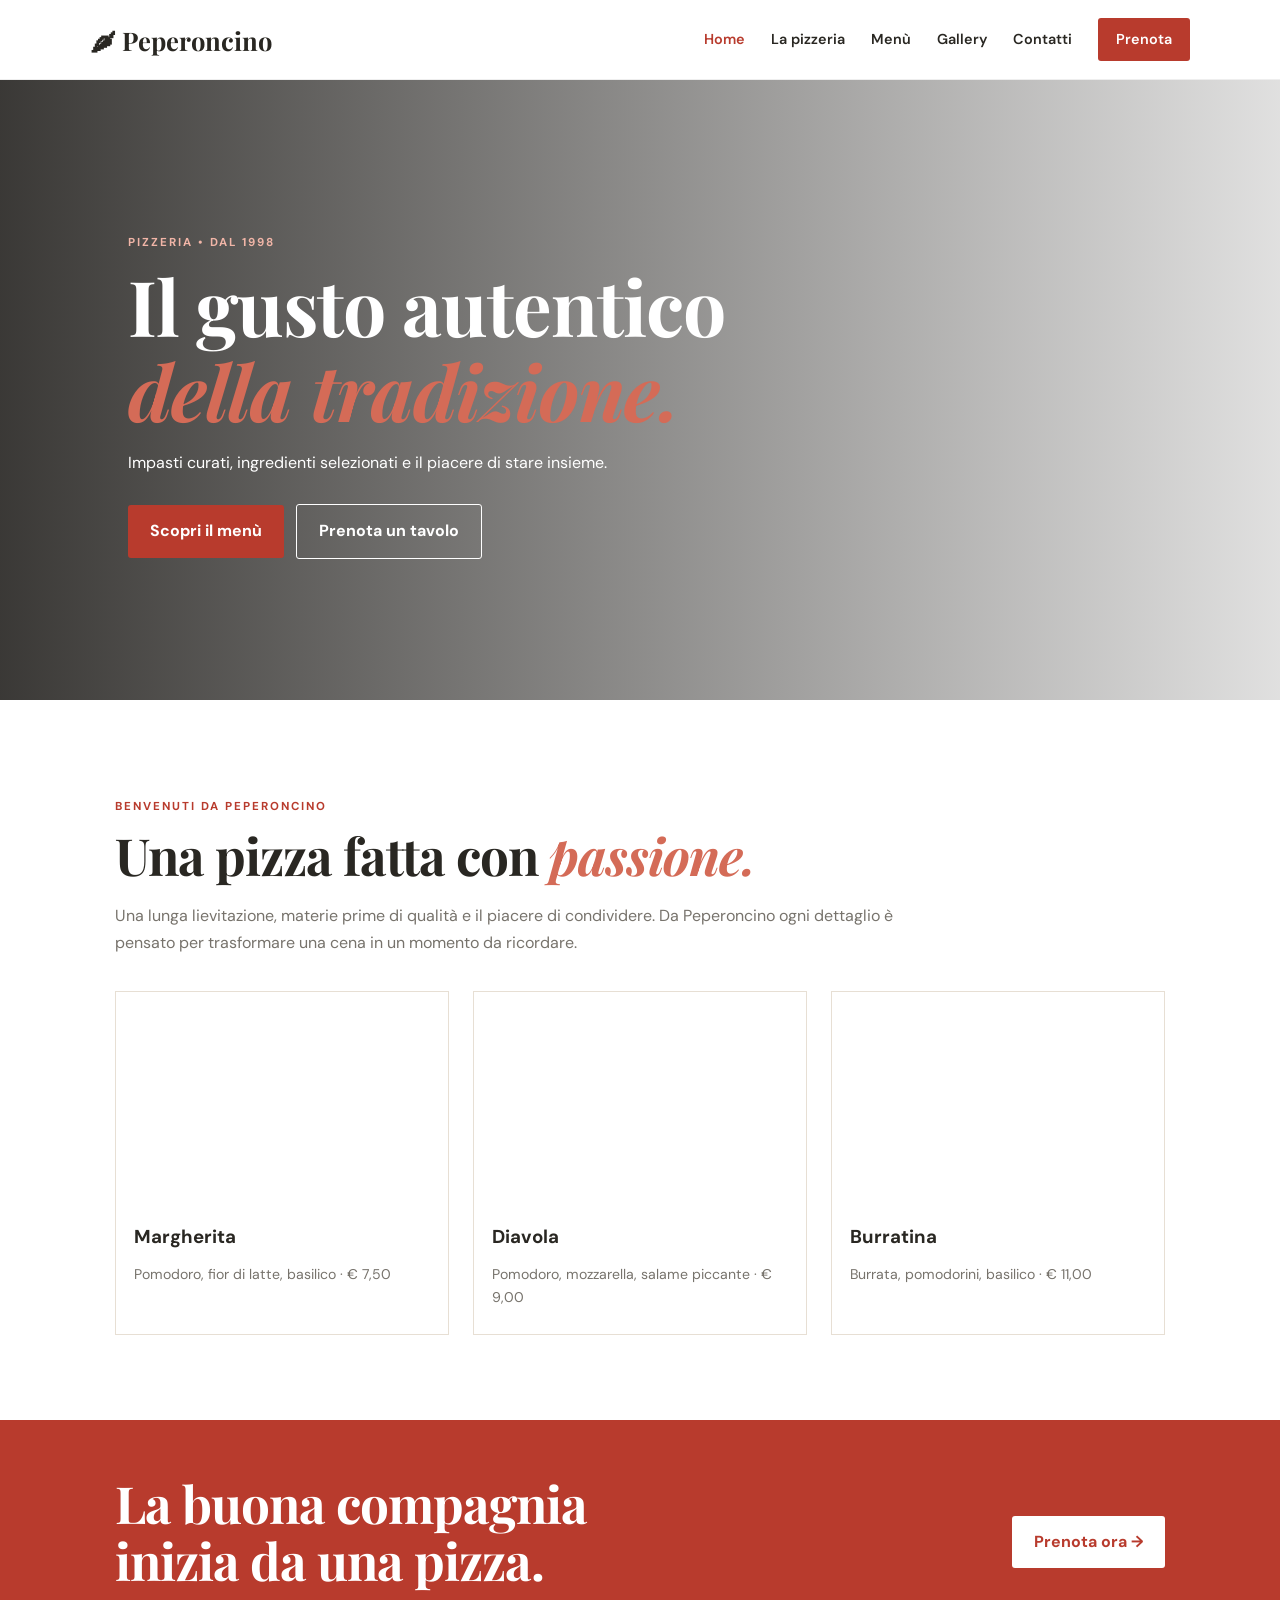
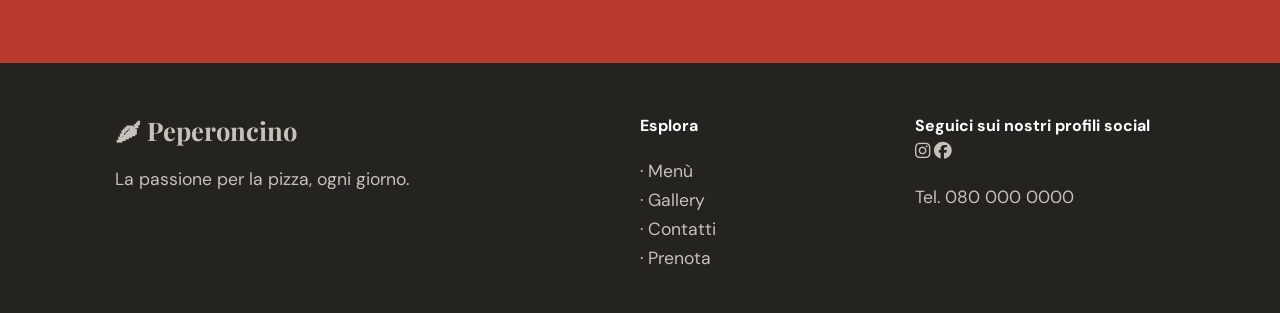
<file: index.html>
<!doctype html>
<html lang="it">

<head>
    <meta charset="utf-8">
    <meta name="viewport" content="width=device-width, initial-scale=1">
    <meta name="description" content="Peperoncino Pizzeria: tradizione, ingredienti scelti e gusto.">

    <title>Home | Peperoncino</title>

    <link rel="stylesheet" href="css/style.css">
    <link rel="stylesheet" href="https://cdnjs.cloudflare.com/ajax/libs/font-awesome/6.5.1/css/all.min.css">
    <script defer src="js/script.js"></script>
</head>

<body>

    <header>
        <a class="logo" href="index.html">🌶 Peperoncino</a>
        <button class="toggle" aria-label="Apri menu">☰</button>
        <nav>
            <a class="active" href="index.html">Home</a>
            <a class="" href="chi-siamo.html">La pizzeria</a>
            <a class="" href="menu.html">Menù</a>
            <a class="" href="gallery.html">Gallery</a>
            <a class="" href="contatti.html">Contatti</a>
            <a class="" href="prenota.html">Prenota</a>
        </nav>
    </header>
    <main>
        <!-- Sezione principale -->
        <section class="hero">
            <div>
                <p class="eyebrow">PIZZERIA • DAL 1998</p>
                <h1>
                    Il gusto autentico<br>
                    <em>della tradizione.</em>
                </h1>
                <p>
                    Impasti curati, ingredienti selezionati e il piacere di stare insieme.
                </p>
                <a class="btn" href="menu.html">Scopri il menù</a>
                <a class="btn outline" href="prenota.html">Prenota un tavolo</a>
            </div>
        </section>
        <!-- Presentazione della pizzeria -->
        <section class="section">
            <p class="eyebrow">BENVENUTI DA PEPERONCINO</p>
            <h2>
                Una pizza fatta con <em>passione.</em>
            </h2>
            <p>
                Una lunga lievitazione, materie prime di qualità e il piacere di condividere.
                Da Peperoncino ogni dettaglio è pensato per trasformare una cena in un momento da ricordare.
            </p>
            <!-- Pizze in evidenza -->
            <div class="cards">
                <article>
                    <div class="food f1"></div>
                    <h3>Margherita</h3>
                    <p>Pomodoro, fior di latte, basilico · € 7,50</p>
                </article>
                <article>
                    <div class="food f2"></div>
                    <h3>Diavola</h3>
                    <p>Pomodoro, mozzarella, salame piccante · € 9,00</p>
                </article>

                <article>
                    <div class="food f3"></div>
                    <h3>Burratina</h3>
                    <p>Burrata, pomodorini, basilico · € 11,00</p>
                </article>
            </div>
        </section>
        <!-- Banner prenotazioni -->
        <section class="banner">
            <h2>La buona compagnia inizia da una pizza.</h2>
            <a class="btn light" href="prenota.html">Prenota ora →</a>
        </section>
    </main>
    <!-- Footer -->
    <footer>
        <div>
            <a class="logo" href="index.html">🌶 Peperoncino</a>
            <p>La passione per la pizza, ogni giorno.</p>
        </div>
        <div>
            <b>Esplora</b>
            <p>
                <a href="menu.html">· Menù</a>
                <a href="gallery.html">· Gallery</a>
                <a href="contatti.html">· Contatti</a>
                <a href="prenota.html">· Prenota</a>
            </p>
        </div>
        <div>
            <b>Seguici sui nostri profili social</b><br>
            <a href="https://www.instagram.com/Peperoncino" target="_blank" rel="noopener noreferrer" class="fa-brands fa-instagram"></a>
            <a href="https://www.facebook.com/Peperoncino" target="_blank" rel="noopener noreferrer" class="fa-brands fa-facebook"></a>
            <p>Tel. 080 000 0000</p>
        </div>
    </footer>
</body>
</html>
</file>
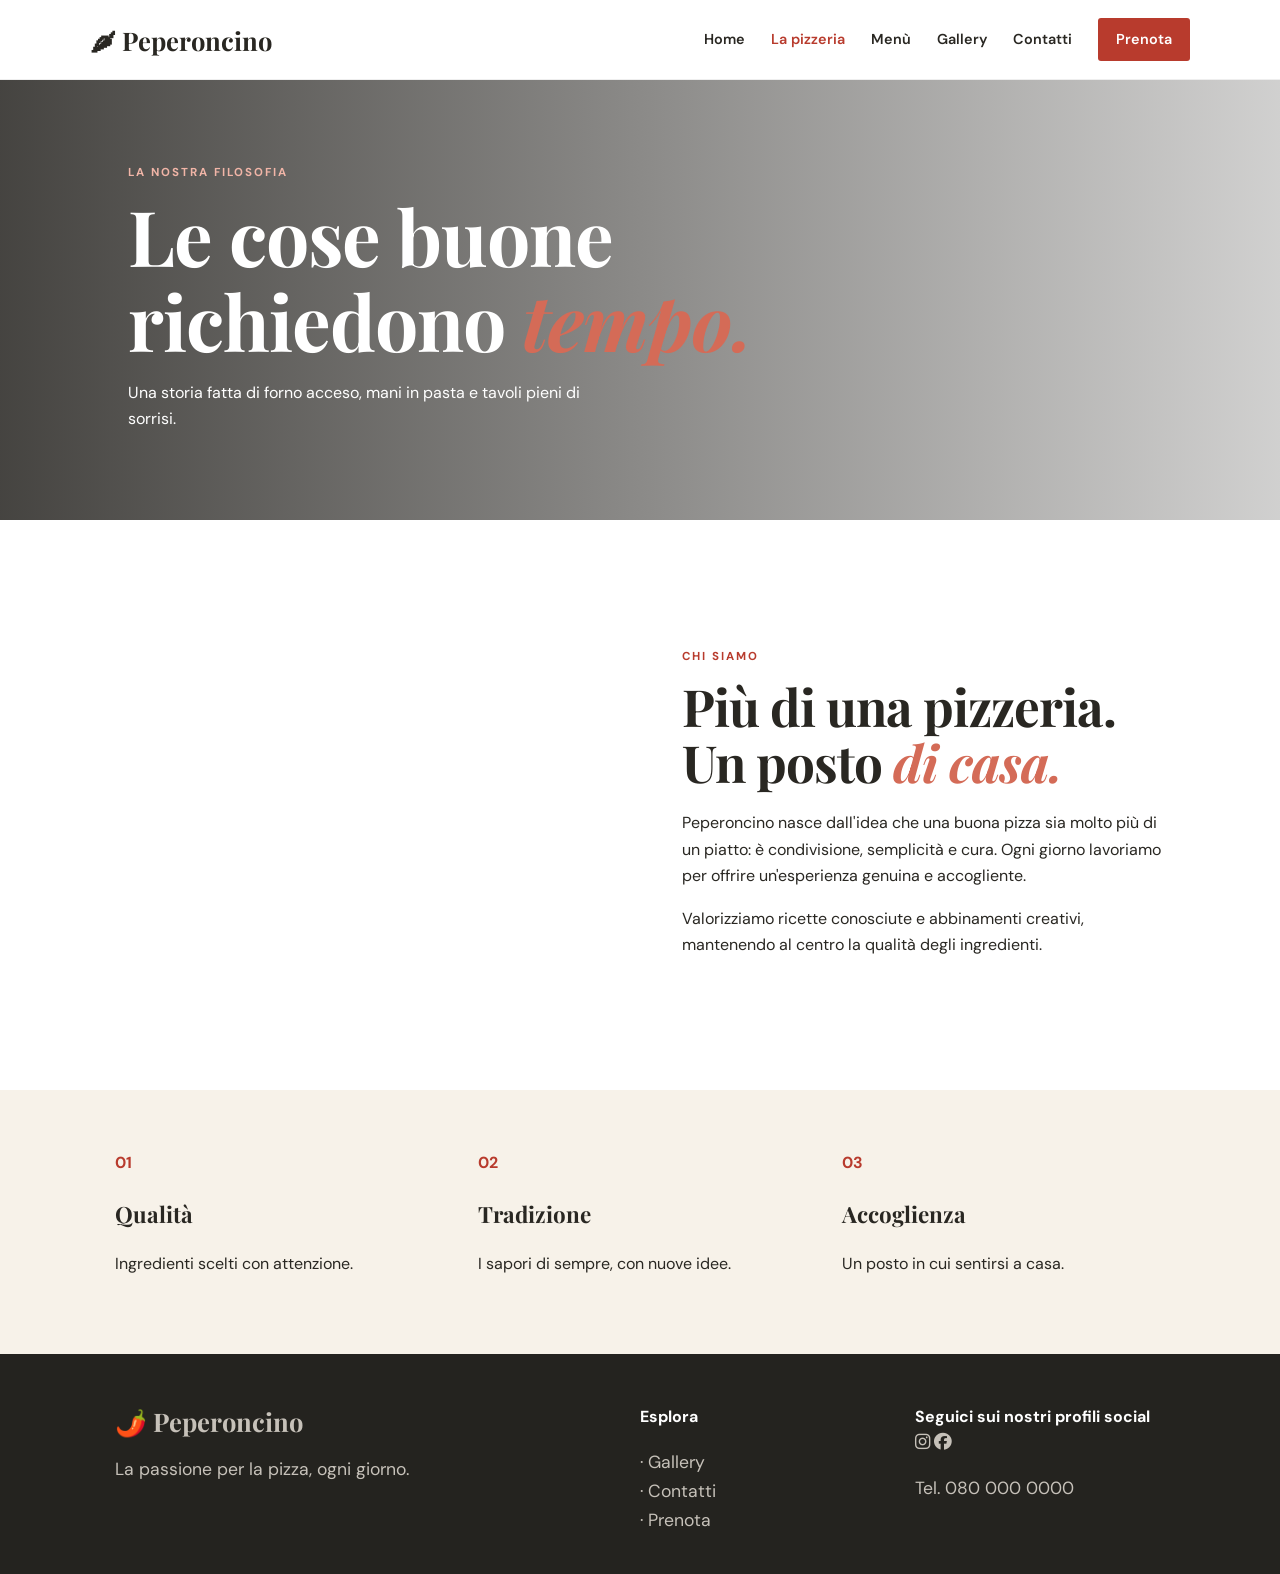
<file: chi-siamo.html>
<!doctype html>
<html lang="it">

<head>
    <meta charset="utf-8">
    <meta name="viewport" content="width=device-width, initial-scale=1">
    <meta name="description" content="Peperoncino Pizzeria: tradizione, ingredienti scelti e gusto.">

    <title>La pizzeria | Peperoncino</title>

    <link rel="stylesheet" href="css/style.css">
    <link rel="stylesheet" href="https://cdnjs.cloudflare.com/ajax/libs/font-awesome/6.5.1/css/all.min.css">
    <script defer src="js/script.js"></script>
</head>

<body>
    <header>
        <a class="logo" href="index.html">🌶 Peperoncino</a>
        <button class="toggle" aria-label="Apri menu">☰</button>
        <nav>
            <a class="" href="index.html">Home</a>
            <a class="active" href="chi-siamo.html">La pizzeria</a>
            <a class="" href="menu.html">Menù</a>
            <a class="" href="gallery.html">Gallery</a>
            <a class="" href="contatti.html">Contatti</a>
            <a class="" href="prenota.html">Prenota</a>
        </nav>
    </header>
    <main>
        <section class="pagehero about">
            <div>
                <p class="eyebrow">LA NOSTRA FILOSOFIA</p>
                <h1>
                    Le cose buone<br>
                    richiedono <em>tempo.</em>
                </h1>
                <p>
                    Una storia fatta di forno acceso, mani in pasta e tavoli pieni di sorrisi.
                </p>
            </div>
        </section>
        <section class="section two">
            <div class="photo kitchen"></div>
            <div>
                <p class="eyebrow">CHI SIAMO</p>
                <h2>
                    Più di una pizzeria.<br>
                    Un posto <em>di casa.</em>
                </h2>
                <p>
                    Peperoncino nasce dall'idea che una buona pizza sia molto più di un piatto:
                    è condivisione, semplicità e cura. Ogni giorno lavoriamo per offrire
                    un'esperienza genuina e accogliente.
                </p>
                <p>
                    Valorizziamo ricette conosciute e abbinamenti creativi, mantenendo
                    al centro la qualità degli ingredienti.
                </p>
            </div>
        </section>
        <section class="values">
            <div>
                <b>01</b>
                <h3>Qualità</h3>
                <p>Ingredienti scelti con attenzione.</p>
            </div>
            <div>
                <b>02</b>
                <h3>Tradizione</h3>
                <p>I sapori di sempre, con nuove idee.</p>
            </div>
            <div>
                <b>03</b>
                <h3>Accoglienza</h3>
                <p>Un posto in cui sentirsi a casa.</p>
            </div>
        </section>
    </main>
   </body>
<footer>
        <div>
            <a class="logo" href="index.html">🌶️ Peperoncino</a>
            <p>La passione per la pizza, ogni giorno.</p>
        </div>
        <div>
            <b>Esplora</b>
            <p>
                <a href="gallery.html">· Gallery</a>
                <a href="contatti.html">· Contatti</a>
                <a href="prenota.html">· Prenota</a>
            </p>
        </div>
        <div>
            <b>Seguici sui nostri profili social</b><br>
            <a href="https://www.instagram.com/Peperoncino" target="_blank" rel="noopener noreferrer" class="fa-brands fa-instagram"></a>
            <a href="https://www.facebook.com/Peperoncino" target="_blank" rel="noopener noreferrer" class="fa-brands fa-facebook"></a>
            <p>Tel. 080 000 0000</p>
        </div>
    </footer>
</html>
</file>
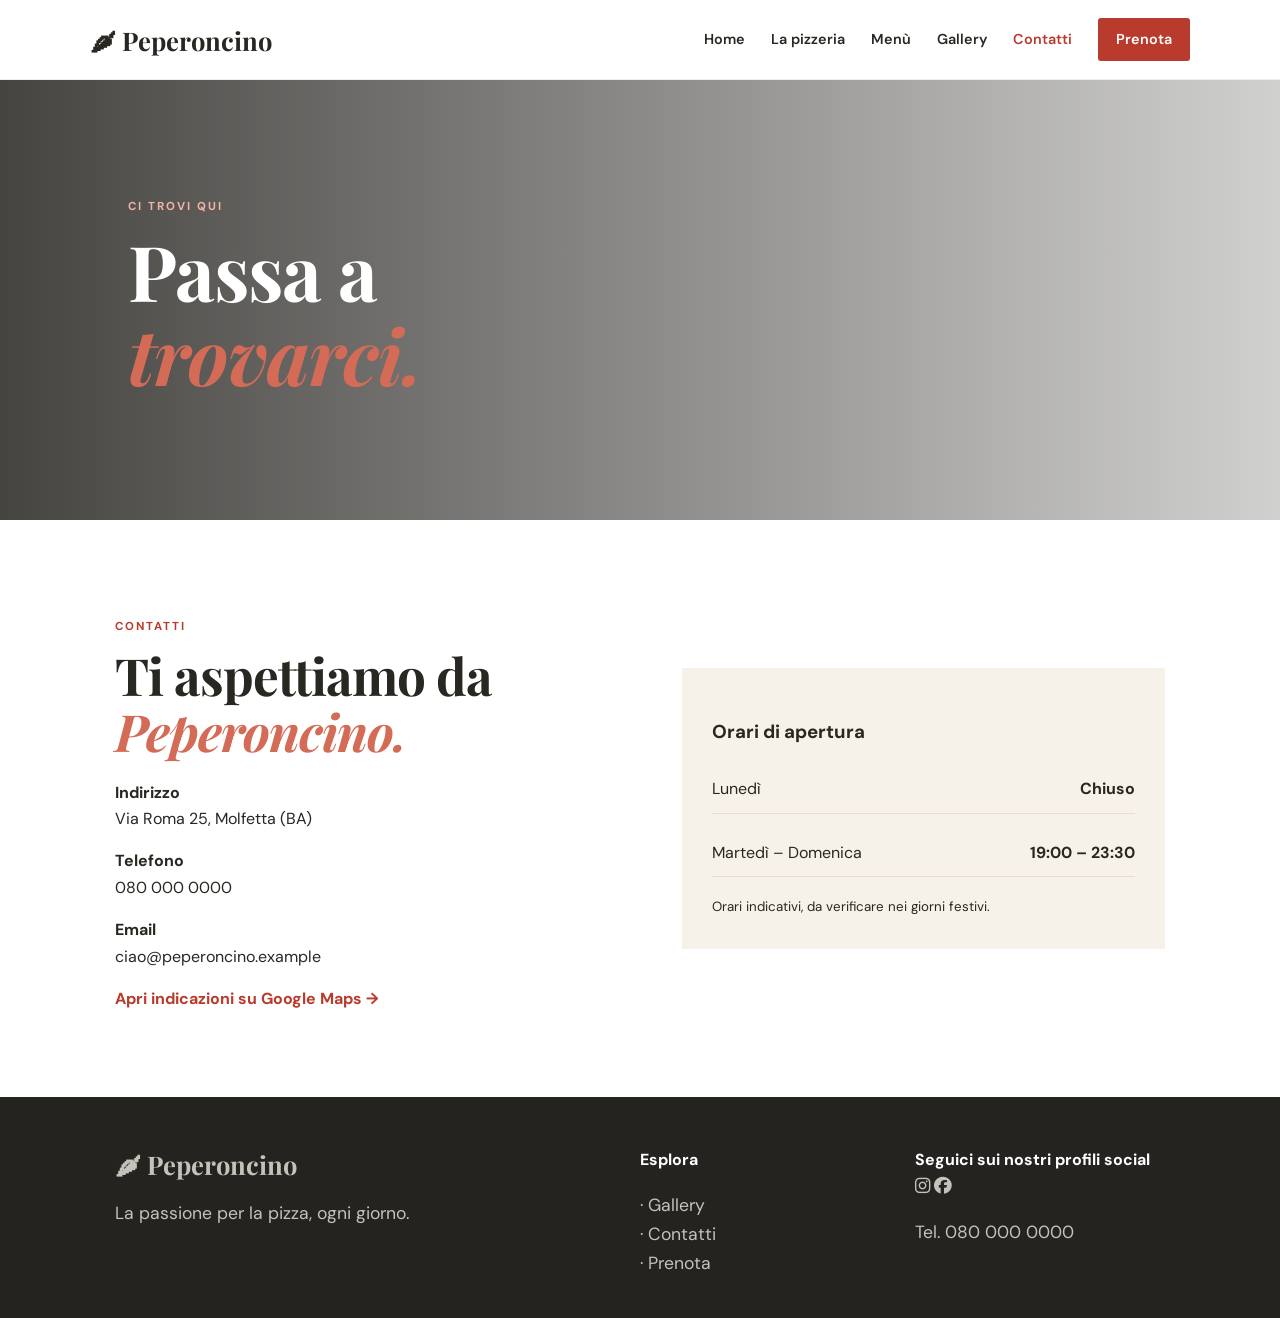
<file: contatti.html>
<!doctype html>
<html lang="it">

<head>
    <meta charset="utf-8">
    <meta name="viewport" content="width=device-width, initial-scale=1">
    <meta name="description" content="Peperoncino Pizzeria: tradizione, ingredienti scelti e gusto.">

    <title>Contatti | Peperoncino</title>

    <link rel="stylesheet" href="css/style.css">
    <link rel="stylesheet" href="https://cdnjs.cloudflare.com/ajax/libs/font-awesome/6.5.1/css/all.min.css">
    <script defer src="js/script.js"></script>
</head>

<body>
    <header>
        <a class="logo" href="index.html">🌶 Peperoncino</a>
        <button class="toggle" aria-label="Apri menu">☰</button>
        <nav>
            <a class="" href="index.html">Home</a>
            <a class="" href="chi-siamo.html">La pizzeria</a>
            <a class="" href="menu.html">Menù</a>
            <a class="" href="gallery.html">Gallery</a>
            <a class="active" href="contatti.html">Contatti</a>
            <a class="" href="prenota.html">Prenota</a>
        </nav>
    </header>
    <main>
        <section class="pagehero contacthero">
            <div>
                <p class="eyebrow">CI TROVI QUI</p>
                <h1>
                    Passa a<br>
                    <em>trovarci.</em>
                </h1>
            </div>
        </section>
        <section class="section two">
            <div>
                <p class="eyebrow">CONTATTI</p>
                <h2>
                    Ti aspettiamo da <em>Peperoncino.</em>
                </h2>
                <p>
                    <b>Indirizzo</b><br>
                    Via Roma 25, Molfetta (BA)
                </p>
                <p>
                    <b>Telefono</b><br>
                    <a href="tel:+390800000000">080 000 0000</a>
                </p>
                <p>
                    <b>Email</b><br>
                    <a href="mailto:ciao@peperoncino.example">
                        ciao@peperoncino.example
                    </a>
                </p>
                <a
                    class="textlink"
                    target="_blank"
                    rel="noopener"
                    href="https://www.google.com/maps/search/?api=1&query=Via+Roma+25+Molfetta"
                >
                    Apri indicazioni su Google Maps →
                </a>
            </div>
            <div class="hours">
                <h3>Orari di apertura</h3>
                <p>
                    Lunedì
                    <b>Chiuso</b>
                </p>
                <p>
                    Martedì – Domenica
                    <b>19:00 – 23:30</b>
                </p>
                <small>
                    Orari indicativi, da verificare nei giorni festivi.
                </small>
            </div>
        </section>
    </main>
    <footer>
        <div>
            <a class="logo" href="index.html">🌶 Peperoncino</a>
            <p>La passione per la pizza, ogni giorno.</p>
        </div>
        <div>
            <b>Esplora</b>
            <p>
                <a href="gallery.html">· Gallery</a>
                <a href="menu.html">· Contatti</a>
                <a href="prenota.html">· Prenota</a>
            </p>
        </div>
        <div>
            <b>Seguici sui nostri profili social</b><br>
            <a href="https://www.instagram.com/Peperoncino" target="_blank" rel="noopener noreferrer" class="fa-brands fa-instagram"></a>
            <a href="https://www.facebook.com/Peperoncino" target="_blank" rel="noopener noreferrer" class="fa-brands fa-facebook"></a>
            <p>Tel. 080 000 0000</p>
        </div>
    </footer>   
</body>
</html>
</file>
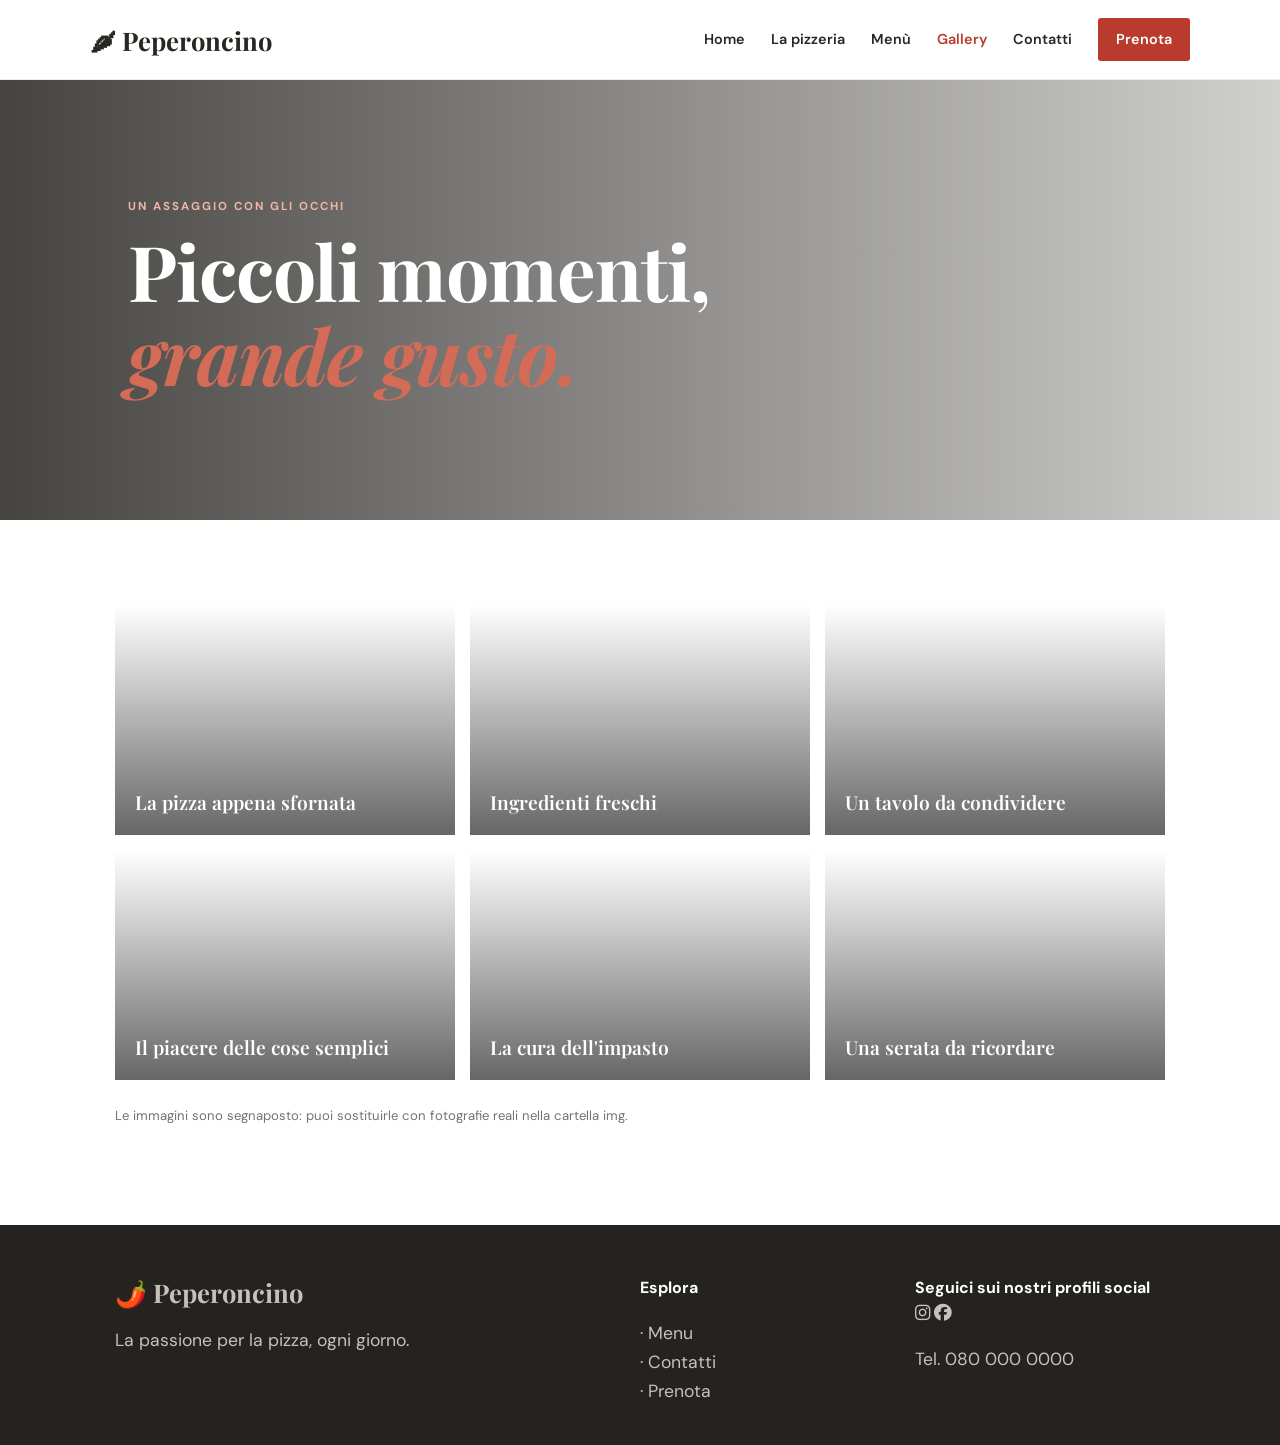
<file: gallery.html>
<!doctype html>
<html lang="it">

<head>
    <meta charset="utf-8">
    <meta name="viewport" content="width=device-width, initial-scale=1">
    <meta name="description" content="Peperoncino Pizzeria: tradizione, ingredienti scelti e gusto.">

    <title>Gallery | Peperoncino</title>

    <link rel="stylesheet" href="css/style.css">
    <link rel="stylesheet" href="https://cdnjs.cloudflare.com/ajax/libs/font-awesome/6.5.1/css/all.min.css">
    <script defer src="js/script.js"></script>
</head>

<body>

    <header>
        <a class="logo" href="index.html">🌶 Peperoncino</a>
        <button class="toggle" aria-label="Apri menu">☰</button>
        <nav>
            <a class="" href="index.html">Home</a>
            <a class="" href="chi-siamo.html">La pizzeria</a>
            <a class="" href="menu.html">Menù</a>
            <a class="active" href="gallery.html">Gallery</a>
            <a class="" href="contatti.html">Contatti</a>
            <a class="" href="prenota.html">Prenota</a>
        </nav>
    </header>
    <main>
        <section class="pagehero galleryhero">
            <div>
                <p class="eyebrow">UN ASSAGGIO CON GLI OCCHI</p>
                <h1>
                    Piccoli momenti,<br>
                    <em>grande gusto.</em>
                </h1>
            </div>
        </section>
        <section class="section">
            <div class="gallery">
                <div>La pizza appena sfornata</div>
                <div>Ingredienti freschi</div>
                <div>Un tavolo da condividere</div>
                <div>Il piacere delle cose semplici</div>
                <div>La cura dell'impasto</div>
                <div>Una serata da ricordare</div>
            </div>
            <p class="note">
                Le immagini sono segnaposto: puoi sostituirle con fotografie reali nella cartella img.
            </p>

        </section>
    </main>
   <footer>
        <div>
            <a class="logo" href="index.html">🌶️ Peperoncino</a>
            <p>La passione per la pizza, ogni giorno.</p>
        </div>
        <div>
            <b>Esplora</b>
            <p>
                <a href="menu.html">· Menu</a>
                <a href="contatti.html">· Contatti</a>
                <a href="prenota.html">· Prenota</a>
            </p>
        </div>
        <div>
            <b>Seguici sui nostri profili social</b><br>
            <a href="https://www.instagram.com/Peperoncino" target="_blank" rel="noopener noreferrer" class="fa-brands fa-instagram"></a>
            <a href="https://www.facebook.com/Peperoncino" target="_blank" rel="noopener noreferrer" class="fa-brands fa-facebook"></a>
            <p>Tel. 080 000 0000</p>
        </div>
    </footer>
</body>
</html>
</file>
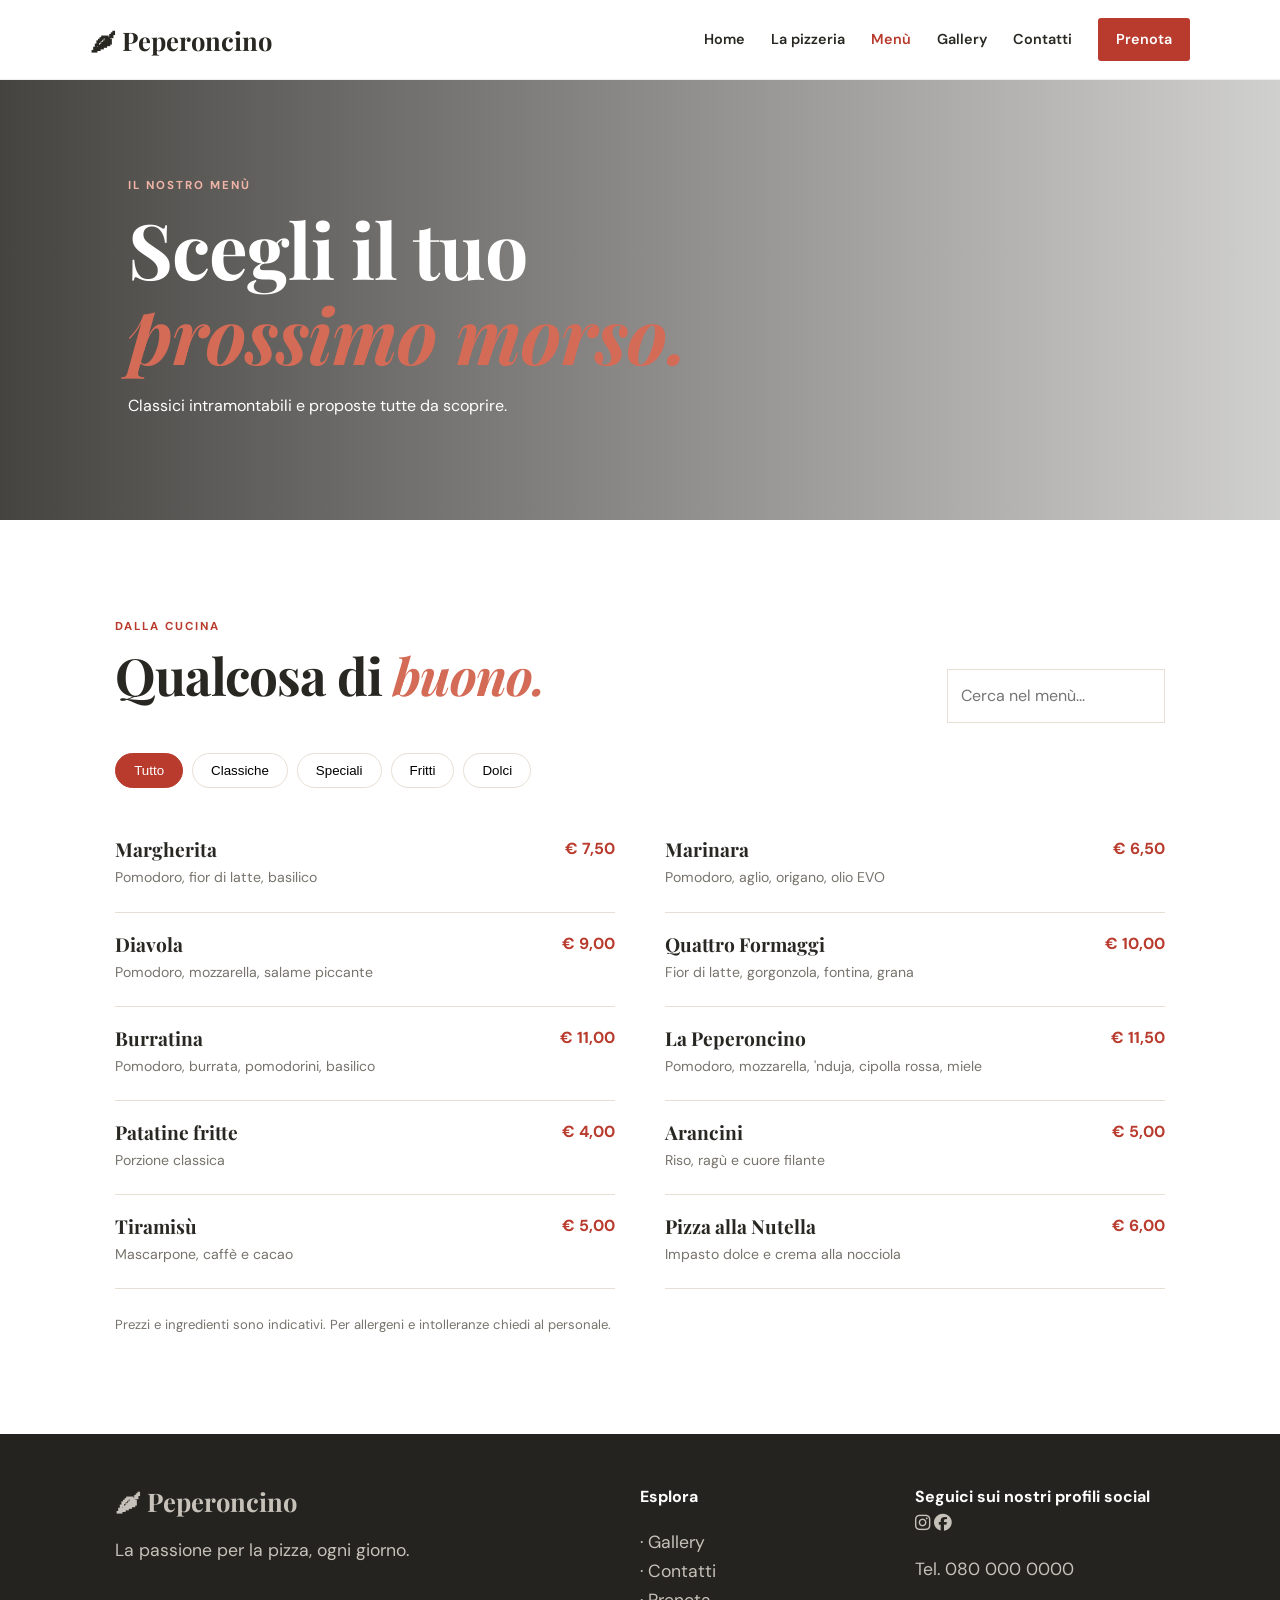
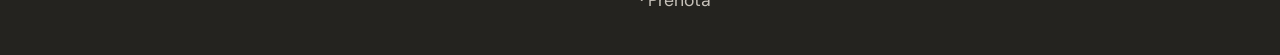
<file: menu.html>
<!doctype html>
<html lang="it">

<head>
    <meta charset="utf-8">
    <meta name="viewport" content="width=device-width, initial-scale=1">
    <meta name="description" content="Peperoncino Pizzeria: tradizione, ingredienti scelti e gusto.">

    <title>Menù | Peperoncino</title>

    <link rel="stylesheet" href="css/style.css">
    <link rel="stylesheet" href="https://cdnjs.cloudflare.com/ajax/libs/font-awesome/6.5.1/css/all.min.css">
    <script defer src="js/script.js"></script>
</head>

<body>
    <header>
        <a class="logo" href="index.html">🌶 Peperoncino</a>
        <button class="toggle" aria-label="Apri menu">☰</button>
        <nav>
            <a class="" href="index.html">Home</a>
            <a class="" href="chi-siamo.html">La pizzeria</a>
            <a class="active" href="menu.html">Menù</a>
            <a class="" href="gallery.html">Gallery</a>
            <a class="" href="contatti.html">Contatti</a>
            <a class="" href="prenota.html">Prenota</a>
        </nav>
    </header>
    <main>
        <!-- Intestazione del menù -->
        <section class="pagehero menuhero">
            <div>
                <p class="eyebrow">IL NOSTRO MENÙ</p>
                <h1>
                    Scegli il tuo<br>
                    <em>prossimo morso.</em>
                </h1>
                <p>Classici intramontabili e proposte tutte da scoprire.</p>
            </div>
        </section>
        <!-- Sezione menù -->
        <section class="section">
            <div class="menuhead">
                <div>
                    <p class="eyebrow">DALLA CUCINA</p>
                    <h2>
                        Qualcosa di <em>buono.</em>
                    </h2>
                </div>
                <input
                    id="search"
                    type="search"
                    placeholder="Cerca nel menù..."
                >
            </div>
            <!-- Filtri per categoria -->
            <div class="filters">
                <button class="active" data-filter="tutti">Tutto</button>
                <button data-filter="classiche">Classiche</button>
                <button data-filter="speciali">Speciali</button>
                <button data-filter="fritti">Fritti</button>
                <button data-filter="dolci">Dolci</button>
            </div>
            <!-- Lista -->
            <div class="menu-list">
                <article data-cat="classiche">
                    <div>
                        <h3>Margherita</h3>
                        <p>Pomodoro, fior di latte, basilico</p>
                    </div>
                    <b>€ 7,50</b>
                </article>
                <article data-cat="classiche">
                    <div>
                        <h3>Marinara</h3>
                        <p>Pomodoro, aglio, origano, olio EVO</p>
                    </div>
                    <b>€ 6,50</b>
                </article>
                <article data-cat="classiche">
                    <div>
                        <h3>Diavola</h3>
                        <p>Pomodoro, mozzarella, salame piccante</p>
                    </div>
                    <b>€ 9,00</b>
                </article>
                <article data-cat="classiche">
                    <div>
                        <h3>Quattro Formaggi</h3>
                        <p>Fior di latte, gorgonzola, fontina, grana</p>
                    </div>
                    <b>€ 10,00</b>
                </article>
                <article data-cat="speciali">
                    <div>
                        <h3>Burratina</h3>
                        <p>Pomodoro, burrata, pomodorini, basilico</p>
                    </div>
                    <b>€ 11,00</b>
                </article>
                <article data-cat="speciali">
                    <div>
                        <h3>La Peperoncino</h3>
                        <p>Pomodoro, mozzarella, 'nduja, cipolla rossa, miele</p>
                    </div>
                    <b>€ 11,50</b>
                </article>
                <article data-cat="fritti">
                    <div>
                        <h3>Patatine fritte</h3>
                        <p>Porzione classica</p>
                    </div>
                    <b>€ 4,00</b>
                </article>
                <article data-cat="fritti">
                    <div>
                        <h3>Arancini</h3>
                        <p>Riso, ragù e cuore filante</p>
                    </div>
                    <b>€ 5,00</b>
                </article>
                <article data-cat="dolci">
                    <div>
                        <h3>Tiramisù</h3>
                        <p>Mascarpone, caffè e cacao</p>
                    </div>
                    <b>€ 5,00</b>
                </article>
                <article data-cat="dolci">
                    <div>
                        <h3>Pizza alla Nutella</h3>
                        <p>Impasto dolce e crema alla nocciola</p>
                    </div>
                    <b>€ 6,00</b>
                </article>
            </div>
            <p class="note">
                Prezzi e ingredienti sono indicativi. Per allergeni e intolleranze chiedi al personale.
            </p>
        </section>
    </main>
        <footer>
        <div>
            <a class="logo" href="index.html">🌶 Peperoncino</a>
            <p>La passione per la pizza, ogni giorno.</p>
        </div>
        <div>
            <b>Esplora</b>
            <p>
                <a href="gallery.html">· Gallery</a>
                <a href="contatti.html">· Contatti</a>
                <a href="prenota.html">· Prenota</a>
            </p>
        </div>
        <div>
            <b>Seguici sui nostri profili social</b><br>
            <a href="https://www.instagram.com/Peperoncino" target="_blank" rel="noopener noreferrer" class="fa-brands fa-instagram"></a>
            <a href="https://www.facebook.com/Peperoncino" target="_blank" rel="noopener noreferrer" class="fa-brands fa-facebook"></a>
            <p>Tel. 080 000 0000</p>
        </div>
    </footer>
</body>
</html>
</file>
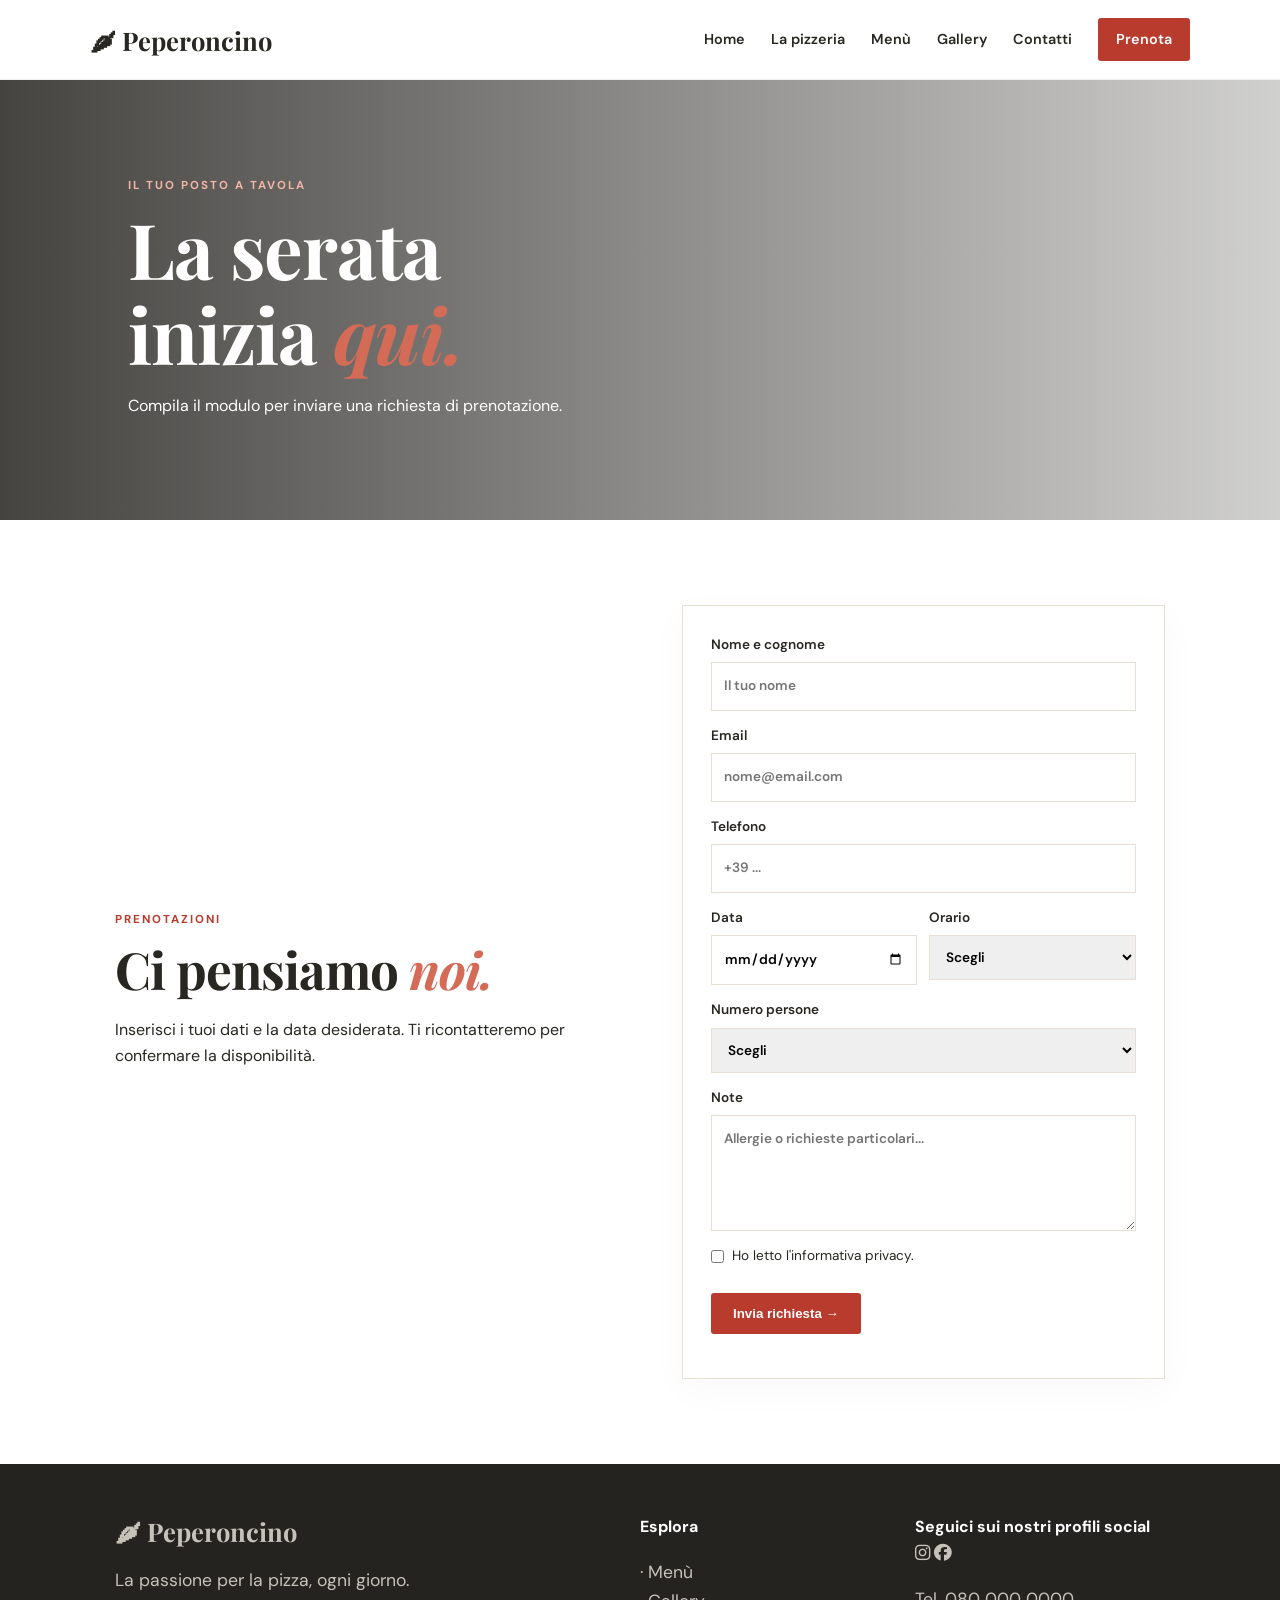
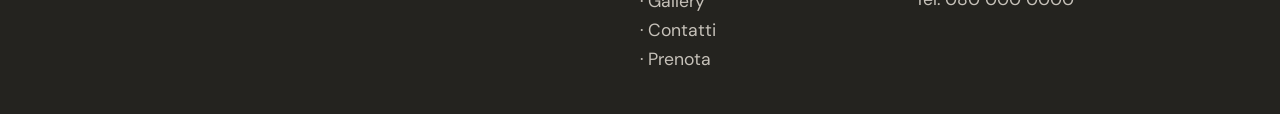
<file: prenota.html>
<!doctype html>
<html lang="it">

<head>
    <meta charset="utf-8">
    <meta name="viewport" content="width=device-width, initial-scale=1">
    <meta name="description" content="Peperoncino Pizzeria: tradizione, ingredienti scelti e gusto.">

    <title>Prenota | Peperoncino</title>

    <link rel="stylesheet" href="css/style.css">
    <link rel="stylesheet" href="https://cdnjs.cloudflare.com/ajax/libs/font-awesome/6.5.1/css/all.min.css">
    <script defer src="js/script.js"></script>
</head>

<body>
    <header>
        <a class="logo" href="index.html">🌶 Peperoncino</a>
        <button class="toggle" aria-label="Apri menu">☰</button>
        <nav>
            <a class="" href="index.html">Home</a>
            <a class="" href="chi-siamo.html">La pizzeria</a>
            <a class="" href="menu.html">Menù</a>
            <a class="" href="gallery.html">Gallery</a>
            <a class="" href="contatti.html">Contatti</a>
            <a class="active" href="prenota.html">Prenota</a>
        </nav>
    </header>
    <main>
        <!-- Intestazione prenotazioni -->
        <section class="pagehero bookinghero">
            <div>
                <p class="eyebrow">IL TUO POSTO A TAVOLA</p>
                <h1>
                    La serata<br>
                    inizia <em>qui.</em>
                </h1>
                <p>Compila il modulo per inviare una richiesta di prenotazione.</p>
            </div>
        </section>
        <!-- Sezione prenotazioni -->
        <section class="section two">
            <div>
                <p class="eyebrow">PRENOTAZIONI</p>
                <h2>
                    Ci pensiamo <em>noi.</em>
                </h2>
                <p>
                    Inserisci i tuoi dati e la data desiderata.
                    Ti ricontatteremo per confermare la disponibilità.
                </p>
            </div>
            <!-- Form di prenotazione -->
            <form id="booking">
                <label>
                    Nome e cognome
                    <input
                        name="name"
                        required
                        placeholder="Il tuo nome"
                    >
                </label>
                <label>
                    Email
                    <input
                        type="email"
                        name="email"
                        required
                        placeholder="nome@email.com"
                    >
                </label>
                <label>
                    Telefono
                    <input
                        type="tel"
                        name="phone"
                        required
                        placeholder="+39 ..."
                    >
                </label>
                <div class="formrow">
                    <label>
                        Data
                        <input
                            type="date"
                            id="date"
                            name="date"
                            required
                        >
                    </label>
                    <label>
                        Orario
                        <select required name="time">
                            <option value="">Scegli</option>
                            <option>19:00</option>
                            <option>19:30</option>
                            <option>20:00</option>
                            <option>20:30</option>
                            <option>21:00</option>
                            <option>21:30</option>
                            <option>22:00</option>
                        </select>
                    </label>
                </div>
                <label>
                    Numero persone
                    <select required name="guests">
                        <option value="">Scegli</option>
                        <option>1</option>
                        <option>2</option>
                        <option>3</option>
                        <option>4</option>
                        <option>5</option>
                        <option>6</option>
                        <option>7+</option>
                    </select>
                </label>
                <label>
                    Note
                    <textarea
                        name="notes"
                        rows="4"
                        placeholder="Allergie o richieste particolari..."
                    ></textarea>
                </label>
                <label class="check">
                    <input type="checkbox" required>
                    Ho letto l'informativa privacy.
                </label>

                <button class="btn" type="submit">
                    Invia richiesta →
                </button>
                <p id="message" role="status"></p>
            </form>
        </section>
    </main>
    <!-- Footer -->
    <footer>
        <div>
            <a class="logo" href="index.html">🌶 Peperoncino</a>
            <p>La passione per la pizza, ogni giorno.</p>
        </div>
        <div>
            <b>Esplora</b>
            <p>
                <a href="menu.html">· Menù</a>
                <a href="gallery.html">· Gallery</a>
                <a href="contatti.html">· Contatti</a>
                <a href="prenota.html">· Prenota</a>
            </p>
        </div>
        <div>
            <b>Seguici sui nostri profili social</b><br>
            <a href="https://www.instagram.com/Peperoncino" target="_blank" rel="noopener noreferrer" class="fa-brands fa-instagram"></a>
            <a href="https://www.facebook.com/Peperoncino" target="_blank" rel="noopener noreferrer" class="fa-brands fa-facebook"></a>
            <p>Tel. 080 000 0000</p>
        </div>
    </footer>
</body>
</html>
</file>
<file: css/style.css>
@import url('https://fonts.googleapis.com/css2?family=DM+Sans:wght@400;500;600;700&family=Playfair+Display:ital,wght@0,600;0,700;1,600&display=swap');

:root {
    --red: #b83b2d;
    --ink: #292722;
    --cream: #f7f2e9;
    --muted: #77736c;
    --line: #e7dfd4;
}

* {
    box-sizing: border-box;
}

body {
    margin: 0;
    color: var(--ink);
    font: 16px 'DM Sans', sans-serif;
    line-height: 1.65;
}

a {
    color: inherit;
    text-decoration: none;
}

header {
    height: 80px;
    padding: 0 7%;
    display: flex;
    align-items: center;
    justify-content: space-between;
    background: white;
    position: sticky;
    top: 0;
    z-index: 5;
    border-bottom: 1px solid #eee;
}

.logo {
    font: 700 1.6rem 'Playfair Display';
}

nav {
    display: flex;
    gap: 26px;
    align-items: center;
}

nav a {
    font-size: .9rem;
    font-weight: 600;
}

nav a:hover,
nav a.active {
    color: var(--red);
}

nav a:last-child {
    background: var(--red);
    color: white;
    padding: 10px 18px;
    border-radius: 3px;
}

.toggle {
    display: none;
    border: 0;
    background: none;
    font-size: 1.6rem;
}

.hero,
.pagehero {
    min-height: 440px;
    background-size: cover;
    background-position: center;
    display: flex;
    align-items: center;
    padding: 70px 10%;
    color: white;
    position: relative;
}

.hero {
    min-height: 620px;
    background-image: linear-gradient(90deg, #181613d9, #18161322),
        url('https://images.unsplash.com/photo-1513104890138-7c749659a591?auto=format&fit=crop&w=1800&q=85');
}

.pagehero:before {
    content: "";
    position: absolute;
    inset: 0;
    background: linear-gradient(90deg, #171511cc, #17151133);
}

.pagehero > div {
    position: relative;
}

.about {
    background-image: url('https://images.unsplash.com/photo-1555396273-367ea4eb4db5?auto=format&fit=crop&w=1600&q=80');
}

.menuhero {
    background-image: url('https://images.unsplash.com/photo-1571407970349-bc81e7e96d47?auto=format&fit=crop&w=1600&q=80');
}

.galleryhero {
    background-image: url('https://images.unsplash.com/photo-1513104890138-7c749659a591?auto=format&fit=crop&w=1600&q=80');
}

.contacthero {
    background-image: url('https://images.unsplash.com/photo-1517248135467-4c7edcad34c4?auto=format&fit=crop&w=1600&q=80');
}

.bookinghero {
    background-image: url('https://images.unsplash.com/photo-1559339352-11d035aa65de?auto=format&fit=crop&w=1600&q=80');
}

h1,
h2 {
    font-family: 'Playfair Display';
    line-height: 1.1;
    letter-spacing: -1px;
}

h1 {
    font-size: clamp(3rem, 6vw, 5.2rem);
    margin: 0 0 18px;
}

h2 {
    font-size: clamp(2.2rem, 4vw, 3.3rem);
    margin: 0 0 20px;
}

h1 em,
h2 em {
    color: #d46b57;
}

.eyebrow {
    font-size: .72rem;
    letter-spacing: 2px;
    font-weight: 700;
    color: var(--red);
}

.hero .eyebrow,
.pagehero .eyebrow {
    color: #f1b5a7;
}

.hero p:not(.eyebrow),
.pagehero p:not(.eyebrow) {
    max-width: 500px;
}

.btn {
    display: inline-block;
    background: var(--red);
    color: white;
    padding: 13px 22px;
    border: 0;
    border-radius: 3px;
    font-weight: 700;
    cursor: pointer;
    margin: 12px 8px 0 0;
}

.btn.outline {
    background: transparent;
    border: 1px solid white;
}

.btn.light {
    background: white;
    color: var(--red);
}

.section {
    padding: 85px 9%;
}

.section > p:not(.eyebrow) {
    color: var(--muted);
    max-width: 800px;
}

.cards {
    display: grid;
    grid-template-columns: repeat(3, 1fr);
    gap: 24px;
    margin-top: 35px;
}

.cards article {
    border: 1px solid var(--line);
    padding-bottom: 15px;
}

.cards h3,
.cards p {
    margin: 10px 18px;
}

.cards p {
    font-size: .88rem;
    color: var(--muted);
}

.food {
    height: 220px;
    background-size: cover;
    background-position: center;
}

.f1 {
    background-image: url('https://images.unsplash.com/photo-1579751626657-72bc17010498?auto=format&fit=crop&w=700&q=80');
}

.f2 {
    background-image: url('https://images.unsplash.com/photo-1571407970349-bc81e7e96d47?auto=format&fit=crop&w=700&q=80');
}

.f3 {
    background-image: url('https://images.unsplash.com/photo-1593560708920-61dd98c46a4e?auto=format&fit=crop&w=700&q=80');
}

.banner {
    background: var(--red);
    color: white;
    padding: 55px 9%;
    display: flex;
    justify-content: space-between;
    align-items: center;
}

.banner h2 {
    max-width: 600px;
}

.two {
    display: grid;
    grid-template-columns: 1fr 1fr;
    gap: 8%;
    align-items: center;
}

.photo {
    height: 400px;
    background-size: cover;
    background-position: center;
}

.kitchen {
    background-image: url('https://images.unsplash.com/photo-1577219491135-ce391730fb2c?auto=format&fit=crop&w=900&q=80');
}

.values {
    display: grid;
    grid-template-columns: repeat(3, 1fr);
    gap: 40px;
    background: var(--cream);
    padding: 60px 9%;
}

.values b {
    color: var(--red);
}

.values h3 {
    font: 700 1.4rem 'Playfair Display';
}

.menuhead {
    display: flex;
    justify-content: space-between;
    align-items: end;
    gap: 20px;
}

.menuhead input {
    padding: 13px;
    border: 1px solid var(--line);
    font: inherit;
}

.filters {
    display: flex;
    gap: 9px;
    flex-wrap: wrap;
    margin: 30px 0;
}

.filters button {
    background: white;
    border: 1px solid var(--line);
    border-radius: 22px;
    padding: 9px 18px;
    cursor: pointer;
}

.filters button.active,
.filters button:hover {
    background: var(--red);
    color: white;
    border-color: var(--red);
}

.menu-list {
    display: grid;
    grid-template-columns: 1fr 1fr;
    gap: 0 50px;
}

.menu-list article {
    display: flex;
    justify-content: space-between;
    gap: 15px;
    border-bottom: 1px solid var(--line);
    padding: 18px 0;
}

.menu-list h3 {
    font: 700 1.2rem 'Playfair Display';
    margin: 0;
}

.menu-list p {
    font-size: .88rem;
    color: var(--muted);
    margin: 4px 0;
}

.menu-list b {
    color: var(--red);
    white-space: nowrap;
}

.hidden {
    display: none !important;
}

.note {
    font-size: .82rem;
    color: var(--muted);
    margin-top: 25px;
}

.gallery {
    display: grid;
    grid-template-columns: repeat(3, 1fr);
    gap: 15px;
}

.gallery div {
    height: 230px;
    background: linear-gradient(0deg, #0009, transparent),
        url('https://images.unsplash.com/photo-1513104890138-7c749659a591?auto=format&fit=crop&w=700&q=80') center / cover;
    display: flex;
    align-items: end;
    padding: 20px;
    color: white;
    font: 600 1.2rem 'Playfair Display';
}

.gallery div:nth-child(2),
.gallery div:nth-child(5) {
    background-image: linear-gradient(0deg, #0009, transparent),
        url('https://images.unsplash.com/photo-1547592180-85f173990554?auto=format&fit=crop&w=700&q=80');
}

.gallery div:nth-child(3),
.gallery div:nth-child(6) {
    background-image: linear-gradient(0deg, #0009, transparent),
        url('https://images.unsplash.com/photo-1517248135467-4c7edcad34c4?auto=format&fit=crop&w=700&q=80');
}

.hours {
    background: var(--cream);
    padding: 30px;
}

.hours p {
    display: flex;
    justify-content: space-between;
    border-bottom: 1px solid var(--line);
    padding: 10px 0;
}

.textlink {
    color: var(--red);
    font-weight: 700;
}

form {
    border: 1px solid var(--line);
    padding: 28px;
    box-shadow: 0 10px 35px #00000008;
}

form label {
    display: block;
    font-size: .85rem;
    font-weight: 600;
    margin-bottom: 14px;
}

form input,
form select,
form textarea {
    display: block;
    width: 100%;
    padding: 12px;
    border: 1px solid var(--line);
    font: inherit;
    margin-top: 6px;
}

form .formrow {
    display: grid;
    grid-template-columns: 1fr 1fr;
    gap: 12px;
}

form .check {
    display: flex;
    align-items: center;
    gap: 8px;
    font-weight: 400;
}

form .check input {
    width: auto;
    margin: 0;
}

footer {
    background: #24231f;
    color: white;
    padding: 50px 9% 22px;
    display: grid;
    grid-template-columns: 2fr 1fr 1fr;
    gap: 25px;
}

footer p,
footer a {
    color: #c6c1b9;
    font-size: 1.1rem;
    display: block;
}

.banner .btn {
    margin: 0;
}

/* TABLET E DISPOSITIVI MEDI */
@media (max-width: 800px) {
    header {
        padding: 0 5%;
    }

    .toggle {
        display: block;
    }

    nav {
        display: none;
        position: absolute;
        top: 80px;
        left: 0;
        right: 0;
        background: white;
        padding: 20px 6%;
        flex-direction: column;
        align-items: stretch;
    }

    nav.open {
        display: flex;
    }

    nav a:last-child {
        text-align: center;
    }

    .section {
        padding: 65px 7%;
    }

    .two {
        grid-template-columns: 1fr;
        gap: 30px;
    }

    .cards,
    .values {
        grid-template-columns: 1fr 1fr;
    }

    .menu-list {
        grid-template-columns: 1fr;
    }

    .gallery {
        grid-template-columns: 1fr 1fr;
    }

    .banner {
        padding: 45px 7%;
        gap: 20px;
    }

    .footer {
        grid-template-columns: 1fr 1fr;
    }
}

/* SMARTPHONE */
@media (max-width: 540px) {
    .hero {
        min-height: 540px;
        padding: 55px 7%;
    }

    .cards,
    .values,
    .gallery {
        grid-template-columns: 1fr;
    }

    .menuhead,
    .banner {
        display: block;
    }

    .menuhead input {
        width: 100%;
        margin-top: 15px;
    }

    .formrow {
        grid-template-columns: 1fr !important;
    }

    footer {
        grid-template-columns: 1fr;
    }

    .banner .btn {
        margin-top: 15px;
    }
}
</file>
